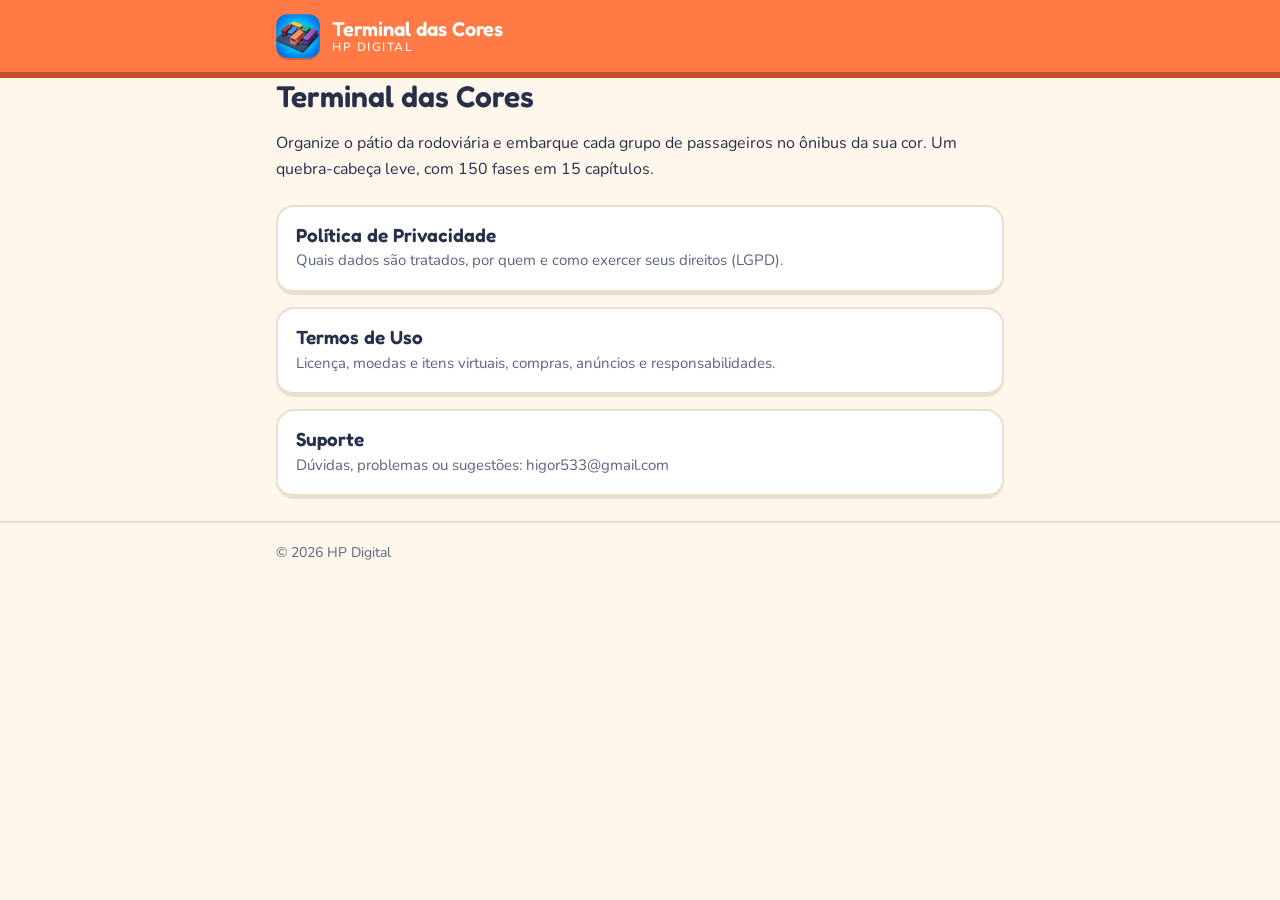
<file: index.html>
<!doctype html>
<html lang="pt-BR">
<head>
<meta charset="utf-8">
<meta name="viewport" content="width=device-width, initial-scale=1">
<title>Terminal das Cores</title>
<meta name="description" content="Terminal das Cores, jogo de quebra-cabeça de ônibus da HP Digital: política de privacidade, termos de uso e suporte.">
<meta name="color-scheme" content="light dark">
<link rel="icon" href="icon.png">
<link rel="preconnect" href="https://fonts.googleapis.com">
<link rel="preconnect" href="https://fonts.gstatic.com" crossorigin>
<link href="https://fonts.googleapis.com/css2?family=Fredoka:wght@600&family=Nunito:wght@400;700&display=swap" rel="stylesheet">
<link rel="stylesheet" href="style.css">
</head>
<body>
<header class="top">
  <div class="wrap">
    <img src="icon.png" alt="" width="44" height="44">
    <a class="brand" href="./">Terminal das Cores<small>HP Digital</small></a>
  </div>
</header>

<main class="wrap">
  <h1>Terminal das Cores</h1>
  <p>Organize o pátio da rodoviária e embarque cada grupo de passageiros no ônibus da sua cor. Um quebra-cabeça leve, com 150 fases em 15 capítulos.</p>

  <div class="links">
    <a href="privacidade/"><strong>Política de Privacidade</strong><span>Quais dados são tratados, por quem e como exercer seus direitos (LGPD).</span></a>
    <a href="termos/"><strong>Termos de Uso</strong><span>Licença, moedas e itens virtuais, compras, anúncios e responsabilidades.</span></a>
    <a href="mailto:higor533@gmail.com?subject=Suporte%20-%20Terminal%20das%20Cores"><strong>Suporte</strong><span>Dúvidas, problemas ou sugestões: higor533@gmail.com</span></a>
  </div>
</main>

<footer>
  <div class="wrap">© 2026 HP Digital</div>
</footer>
</body>
</html>
</file>
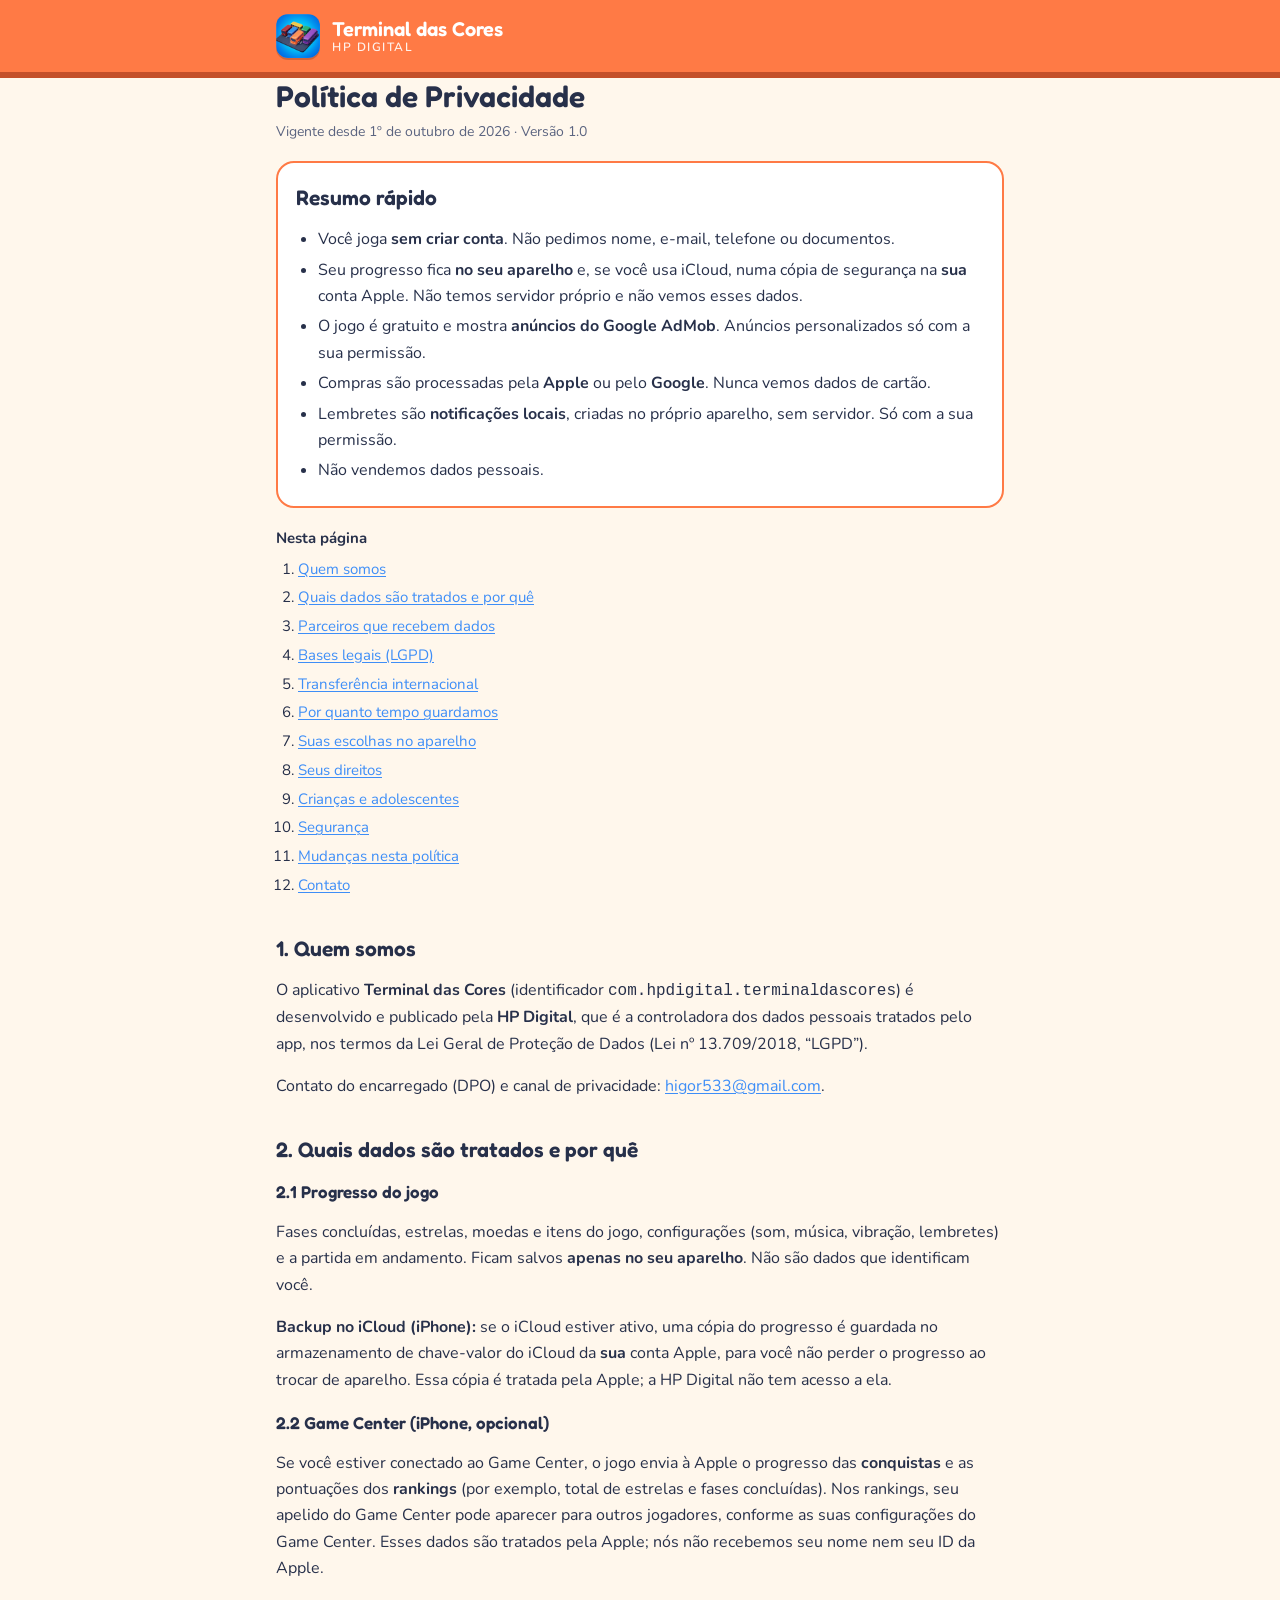
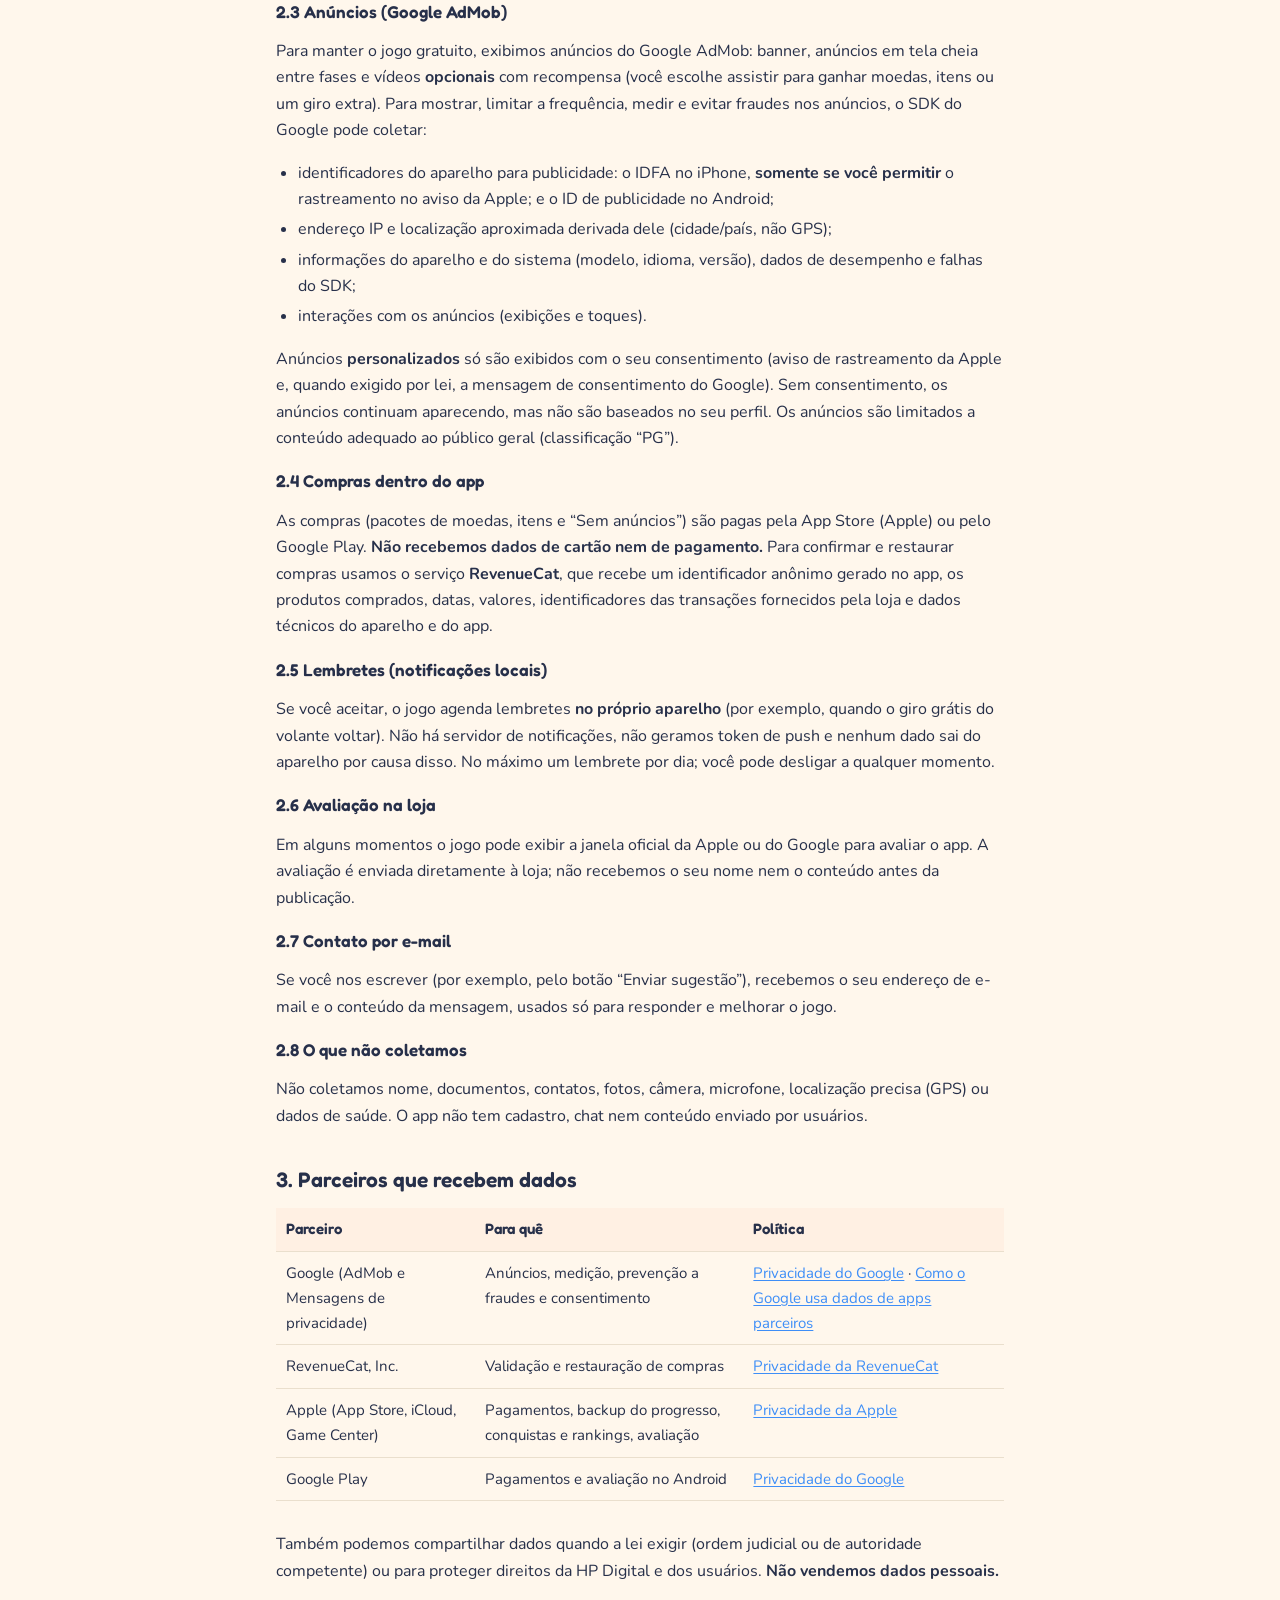
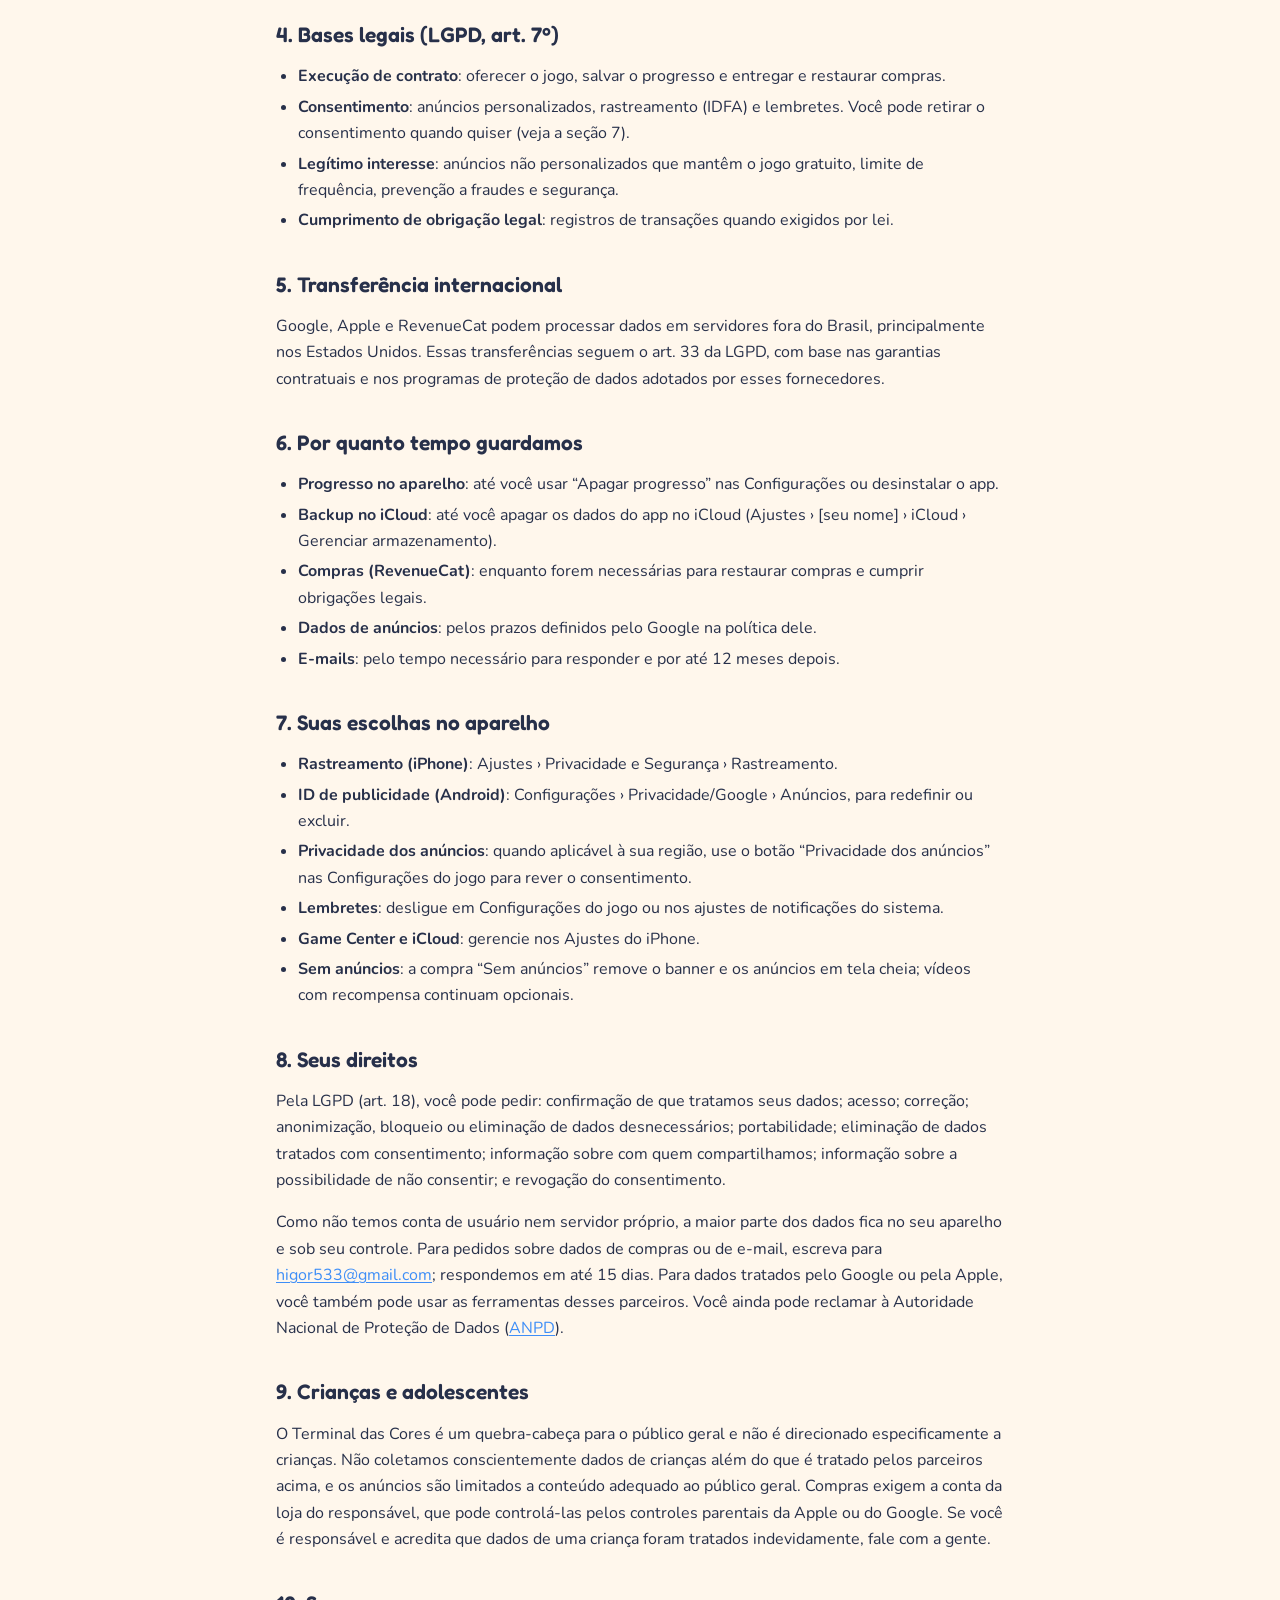
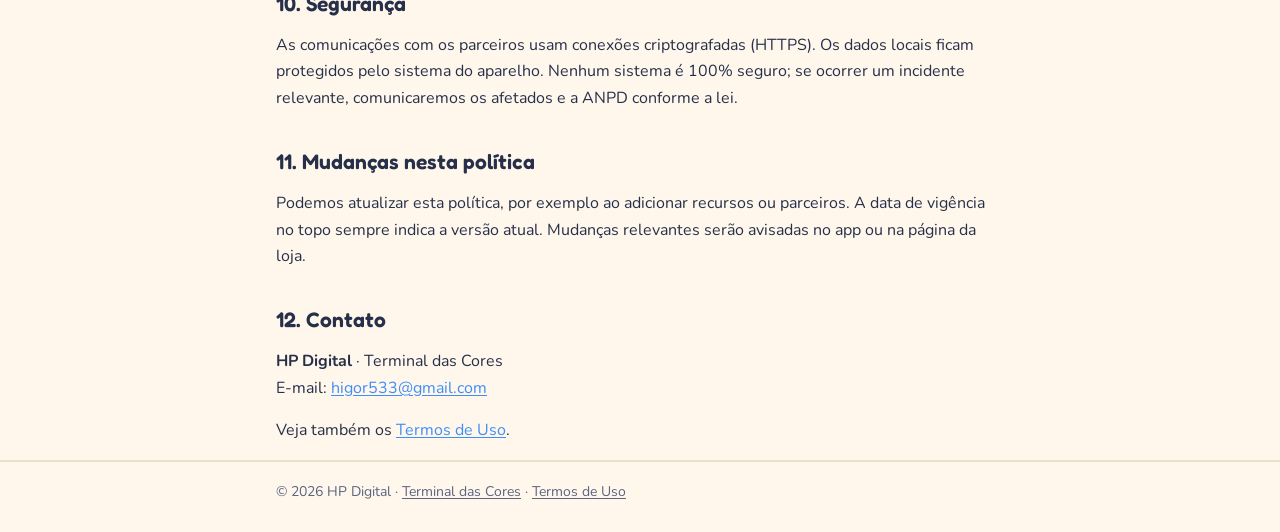
<file: privacidade/index.html>
<!doctype html>
<html lang="pt-BR">
<head>
<meta charset="utf-8">
<meta name="viewport" content="width=device-width, initial-scale=1">
<title>Política de Privacidade · Terminal das Cores</title>
<meta name="description" content="Como o jogo Terminal das Cores trata os seus dados: o que é coletado, por quem, para quê e como exercer seus direitos (LGPD).">
<meta name="color-scheme" content="light dark">
<link rel="icon" href="../icon.png">
<link rel="preconnect" href="https://fonts.googleapis.com">
<link rel="preconnect" href="https://fonts.gstatic.com" crossorigin>
<link href="https://fonts.googleapis.com/css2?family=Fredoka:wght@600&family=Nunito:wght@400;700&display=swap" rel="stylesheet">
<link rel="stylesheet" href="../style.css">
</head>
<body>
<header class="top">
  <div class="wrap">
    <img src="../icon.png" alt="" width="44" height="44">
    <a class="brand" href="../">Terminal das Cores<small>HP Digital</small></a>
  </div>
</header>

<main class="wrap">
  <h1>Política de Privacidade</h1>
  <p class="meta">Vigente desde 1º de outubro de 2026 · Versão 1.0</p>

  <div class="card summary">
    <h2>Resumo rápido</h2>
    <ul>
      <li>Você joga <strong>sem criar conta</strong>. Não pedimos nome, e-mail, telefone ou documentos.</li>
      <li>Seu progresso fica <strong>no seu aparelho</strong> e, se você usa iCloud, numa cópia de segurança na <strong>sua</strong> conta Apple. Não temos servidor próprio e não vemos esses dados.</li>
      <li>O jogo é gratuito e mostra <strong>anúncios do Google AdMob</strong>. Anúncios personalizados só com a sua permissão.</li>
      <li>Compras são processadas pela <strong>Apple</strong> ou pelo <strong>Google</strong>. Nunca vemos dados de cartão.</li>
      <li>Lembretes são <strong>notificações locais</strong>, criadas no próprio aparelho, sem servidor. Só com a sua permissão.</li>
      <li>Não vendemos dados pessoais.</li>
    </ul>
  </div>

  <nav class="toc" aria-label="Sumário">
    <strong>Nesta página</strong>
    <ol>
      <li><a href="#quem-somos">Quem somos</a></li>
      <li><a href="#dados">Quais dados são tratados e por quê</a></li>
      <li><a href="#terceiros">Parceiros que recebem dados</a></li>
      <li><a href="#bases">Bases legais (LGPD)</a></li>
      <li><a href="#internacional">Transferência internacional</a></li>
      <li><a href="#retencao">Por quanto tempo guardamos</a></li>
      <li><a href="#escolhas">Suas escolhas no aparelho</a></li>
      <li><a href="#direitos">Seus direitos</a></li>
      <li><a href="#criancas">Crianças e adolescentes</a></li>
      <li><a href="#seguranca">Segurança</a></li>
      <li><a href="#mudancas">Mudanças nesta política</a></li>
      <li><a href="#contato">Contato</a></li>
    </ol>
  </nav>

  <h2 id="quem-somos">1. Quem somos</h2>
  <p>O aplicativo <strong>Terminal das Cores</strong> (identificador <code>com.hpdigital.terminaldascores</code>) é desenvolvido e publicado pela <strong>HP Digital</strong>, que é a controladora dos dados pessoais tratados pelo app, nos termos da Lei Geral de Proteção de Dados (Lei nº 13.709/2018, “LGPD”).</p>
  <p>Contato do encarregado (DPO) e canal de privacidade: <a href="mailto:higor533@gmail.com?subject=Privacidade%20-%20Terminal%20das%20Cores">higor533@gmail.com</a>.</p>

  <h2 id="dados">2. Quais dados são tratados e por quê</h2>

  <h3>2.1 Progresso do jogo</h3>
  <p>Fases concluídas, estrelas, moedas e itens do jogo, configurações (som, música, vibração, lembretes) e a partida em andamento. Ficam salvos <strong>apenas no seu aparelho</strong>. Não são dados que identificam você.</p>
  <p><strong>Backup no iCloud (iPhone):</strong> se o iCloud estiver ativo, uma cópia do progresso é guardada no armazenamento de chave-valor do iCloud da <strong>sua</strong> conta Apple, para você não perder o progresso ao trocar de aparelho. Essa cópia é tratada pela Apple; a HP Digital não tem acesso a ela.</p>

  <h3>2.2 Game Center (iPhone, opcional)</h3>
  <p>Se você estiver conectado ao Game Center, o jogo envia à Apple o progresso das <strong>conquistas</strong> e as pontuações dos <strong>rankings</strong> (por exemplo, total de estrelas e fases concluídas). Nos rankings, seu apelido do Game Center pode aparecer para outros jogadores, conforme as suas configurações do Game Center. Esses dados são tratados pela Apple; nós não recebemos seu nome nem seu ID da Apple.</p>

  <h3>2.3 Anúncios (Google AdMob)</h3>
  <p>Para manter o jogo gratuito, exibimos anúncios do Google AdMob: banner, anúncios em tela cheia entre fases e vídeos <strong>opcionais</strong> com recompensa (você escolhe assistir para ganhar moedas, itens ou um giro extra). Para mostrar, limitar a frequência, medir e evitar fraudes nos anúncios, o SDK do Google pode coletar:</p>
  <ul>
    <li>identificadores do aparelho para publicidade: o IDFA no iPhone, <strong>somente se você permitir</strong> o rastreamento no aviso da Apple; e o ID de publicidade no Android;</li>
    <li>endereço IP e localização aproximada derivada dele (cidade/país, não GPS);</li>
    <li>informações do aparelho e do sistema (modelo, idioma, versão), dados de desempenho e falhas do SDK;</li>
    <li>interações com os anúncios (exibições e toques).</li>
  </ul>
  <p>Anúncios <strong>personalizados</strong> só são exibidos com o seu consentimento (aviso de rastreamento da Apple e, quando exigido por lei, a mensagem de consentimento do Google). Sem consentimento, os anúncios continuam aparecendo, mas não são baseados no seu perfil. Os anúncios são limitados a conteúdo adequado ao público geral (classificação “PG”).</p>

  <h3>2.4 Compras dentro do app</h3>
  <p>As compras (pacotes de moedas, itens e “Sem anúncios”) são pagas pela App Store (Apple) ou pelo Google Play. <strong>Não recebemos dados de cartão nem de pagamento.</strong> Para confirmar e restaurar compras usamos o serviço <strong>RevenueCat</strong>, que recebe um identificador anônimo gerado no app, os produtos comprados, datas, valores, identificadores das transações fornecidos pela loja e dados técnicos do aparelho e do app.</p>

  <h3>2.5 Lembretes (notificações locais)</h3>
  <p>Se você aceitar, o jogo agenda lembretes <strong>no próprio aparelho</strong> (por exemplo, quando o giro grátis do volante voltar). Não há servidor de notificações, não geramos token de push e nenhum dado sai do aparelho por causa disso. No máximo um lembrete por dia; você pode desligar a qualquer momento.</p>

  <h3>2.6 Avaliação na loja</h3>
  <p>Em alguns momentos o jogo pode exibir a janela oficial da Apple ou do Google para avaliar o app. A avaliação é enviada diretamente à loja; não recebemos o seu nome nem o conteúdo antes da publicação.</p>

  <h3>2.7 Contato por e-mail</h3>
  <p>Se você nos escrever (por exemplo, pelo botão “Enviar sugestão”), recebemos o seu endereço de e-mail e o conteúdo da mensagem, usados só para responder e melhorar o jogo.</p>

  <h3>2.8 O que não coletamos</h3>
  <p>Não coletamos nome, documentos, contatos, fotos, câmera, microfone, localização precisa (GPS) ou dados de saúde. O app não tem cadastro, chat nem conteúdo enviado por usuários.</p>

  <h2 id="terceiros">3. Parceiros que recebem dados</h2>
  <div class="table-scroll">
  <table class="stack">
    <thead><tr><th>Parceiro</th><th>Para quê</th><th>Política</th></tr></thead>
    <tbody>
      <tr><td data-label="Parceiro">Google (AdMob e Mensagens de privacidade)</td><td data-label="Para quê">Anúncios, medição, prevenção a fraudes e consentimento</td><td data-label="Política"><a href="https://policies.google.com/privacy?hl=pt-BR" rel="noopener">Privacidade do Google</a> · <a href="https://policies.google.com/technologies/partner-sites?hl=pt-BR" rel="noopener">Como o Google usa dados de apps parceiros</a></td></tr>
      <tr><td data-label="Parceiro">RevenueCat, Inc.</td><td data-label="Para quê">Validação e restauração de compras</td><td data-label="Política"><a href="https://www.revenuecat.com/privacy" rel="noopener">Privacidade da RevenueCat</a></td></tr>
      <tr><td data-label="Parceiro">Apple (App Store, iCloud, Game Center)</td><td data-label="Para quê">Pagamentos, backup do progresso, conquistas e rankings, avaliação</td><td data-label="Política"><a href="https://www.apple.com/br/legal/privacy/" rel="noopener">Privacidade da Apple</a></td></tr>
      <tr><td data-label="Parceiro">Google Play</td><td data-label="Para quê">Pagamentos e avaliação no Android</td><td data-label="Política"><a href="https://policies.google.com/privacy?hl=pt-BR" rel="noopener">Privacidade do Google</a></td></tr>
    </tbody>
  </table>
  </div>
  <p>Também podemos compartilhar dados quando a lei exigir (ordem judicial ou de autoridade competente) ou para proteger direitos da HP Digital e dos usuários. <strong>Não vendemos dados pessoais.</strong></p>

  <h2 id="bases">4. Bases legais (LGPD, art. 7º)</h2>
  <ul>
    <li><strong>Execução de contrato</strong>: oferecer o jogo, salvar o progresso e entregar e restaurar compras.</li>
    <li><strong>Consentimento</strong>: anúncios personalizados, rastreamento (IDFA) e lembretes. Você pode retirar o consentimento quando quiser (veja a seção 7).</li>
    <li><strong>Legítimo interesse</strong>: anúncios não personalizados que mantêm o jogo gratuito, limite de frequência, prevenção a fraudes e segurança.</li>
    <li><strong>Cumprimento de obrigação legal</strong>: registros de transações quando exigidos por lei.</li>
  </ul>

  <h2 id="internacional">5. Transferência internacional</h2>
  <p>Google, Apple e RevenueCat podem processar dados em servidores fora do Brasil, principalmente nos Estados Unidos. Essas transferências seguem o art. 33 da LGPD, com base nas garantias contratuais e nos programas de proteção de dados adotados por esses fornecedores.</p>

  <h2 id="retencao">6. Por quanto tempo guardamos</h2>
  <ul>
    <li><strong>Progresso no aparelho</strong>: até você usar “Apagar progresso” nas Configurações ou desinstalar o app.</li>
    <li><strong>Backup no iCloud</strong>: até você apagar os dados do app no iCloud (Ajustes › [seu nome] › iCloud › Gerenciar armazenamento).</li>
    <li><strong>Compras (RevenueCat)</strong>: enquanto forem necessárias para restaurar compras e cumprir obrigações legais.</li>
    <li><strong>Dados de anúncios</strong>: pelos prazos definidos pelo Google na política dele.</li>
    <li><strong>E-mails</strong>: pelo tempo necessário para responder e por até 12 meses depois.</li>
  </ul>

  <h2 id="escolhas">7. Suas escolhas no aparelho</h2>
  <ul>
    <li><strong>Rastreamento (iPhone)</strong>: Ajustes › Privacidade e Segurança › Rastreamento.</li>
    <li><strong>ID de publicidade (Android)</strong>: Configurações › Privacidade/Google › Anúncios, para redefinir ou excluir.</li>
    <li><strong>Privacidade dos anúncios</strong>: quando aplicável à sua região, use o botão “Privacidade dos anúncios” nas Configurações do jogo para rever o consentimento.</li>
    <li><strong>Lembretes</strong>: desligue em Configurações do jogo ou nos ajustes de notificações do sistema.</li>
    <li><strong>Game Center e iCloud</strong>: gerencie nos Ajustes do iPhone.</li>
    <li><strong>Sem anúncios</strong>: a compra “Sem anúncios” remove o banner e os anúncios em tela cheia; vídeos com recompensa continuam opcionais.</li>
  </ul>

  <h2 id="direitos">8. Seus direitos</h2>
  <p>Pela LGPD (art. 18), você pode pedir: confirmação de que tratamos seus dados; acesso; correção; anonimização, bloqueio ou eliminação de dados desnecessários; portabilidade; eliminação de dados tratados com consentimento; informação sobre com quem compartilhamos; informação sobre a possibilidade de não consentir; e revogação do consentimento.</p>
  <p>Como não temos conta de usuário nem servidor próprio, a maior parte dos dados fica no seu aparelho e sob seu controle. Para pedidos sobre dados de compras ou de e-mail, escreva para <a href="mailto:higor533@gmail.com?subject=Direitos%20LGPD%20-%20Terminal%20das%20Cores">higor533@gmail.com</a>; respondemos em até 15 dias. Para dados tratados pelo Google ou pela Apple, você também pode usar as ferramentas desses parceiros. Você ainda pode reclamar à Autoridade Nacional de Proteção de Dados (<a href="https://www.gov.br/anpd" rel="noopener">ANPD</a>).</p>

  <h2 id="criancas">9. Crianças e adolescentes</h2>
  <p>O Terminal das Cores é um quebra-cabeça para o público geral e não é direcionado especificamente a crianças. Não coletamos conscientemente dados de crianças além do que é tratado pelos parceiros acima, e os anúncios são limitados a conteúdo adequado ao público geral. Compras exigem a conta da loja do responsável, que pode controlá-las pelos controles parentais da Apple ou do Google. Se você é responsável e acredita que dados de uma criança foram tratados indevidamente, fale com a gente.</p>

  <h2 id="seguranca">10. Segurança</h2>
  <p>As comunicações com os parceiros usam conexões criptografadas (HTTPS). Os dados locais ficam protegidos pelo sistema do aparelho. Nenhum sistema é 100% seguro; se ocorrer um incidente relevante, comunicaremos os afetados e a ANPD conforme a lei.</p>

  <h2 id="mudancas">11. Mudanças nesta política</h2>
  <p>Podemos atualizar esta política, por exemplo ao adicionar recursos ou parceiros. A data de vigência no topo sempre indica a versão atual. Mudanças relevantes serão avisadas no app ou na página da loja.</p>

  <h2 id="contato">12. Contato</h2>
  <p><strong>HP Digital</strong> · Terminal das Cores<br>
  E-mail: <a href="mailto:higor533@gmail.com?subject=Privacidade%20-%20Terminal%20das%20Cores">higor533@gmail.com</a></p>
  <p>Veja também os <a href="../termos/">Termos de Uso</a>.</p>
</main>

<footer>
  <div class="wrap">© 2026 HP Digital · <a href="../">Terminal das Cores</a> · <a href="../termos/">Termos de Uso</a></div>
</footer>
</body>
</html>
</file>
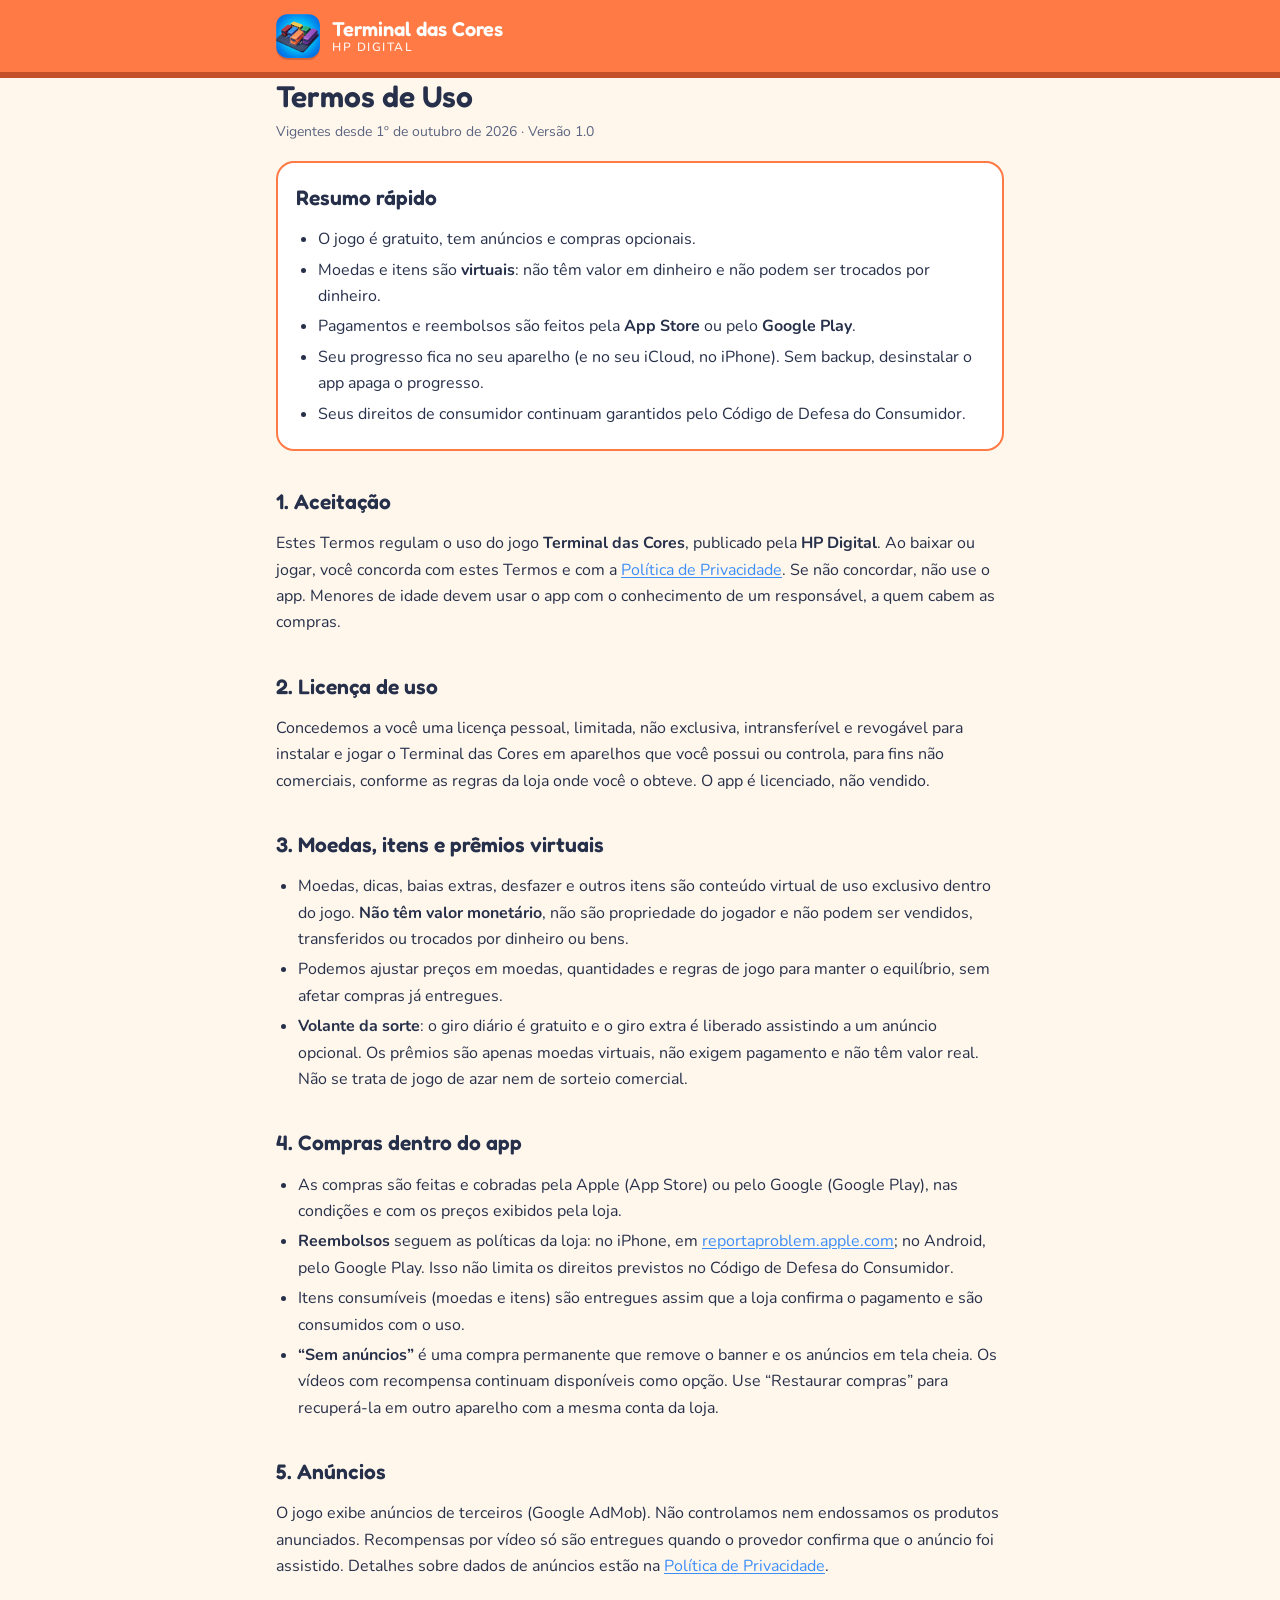
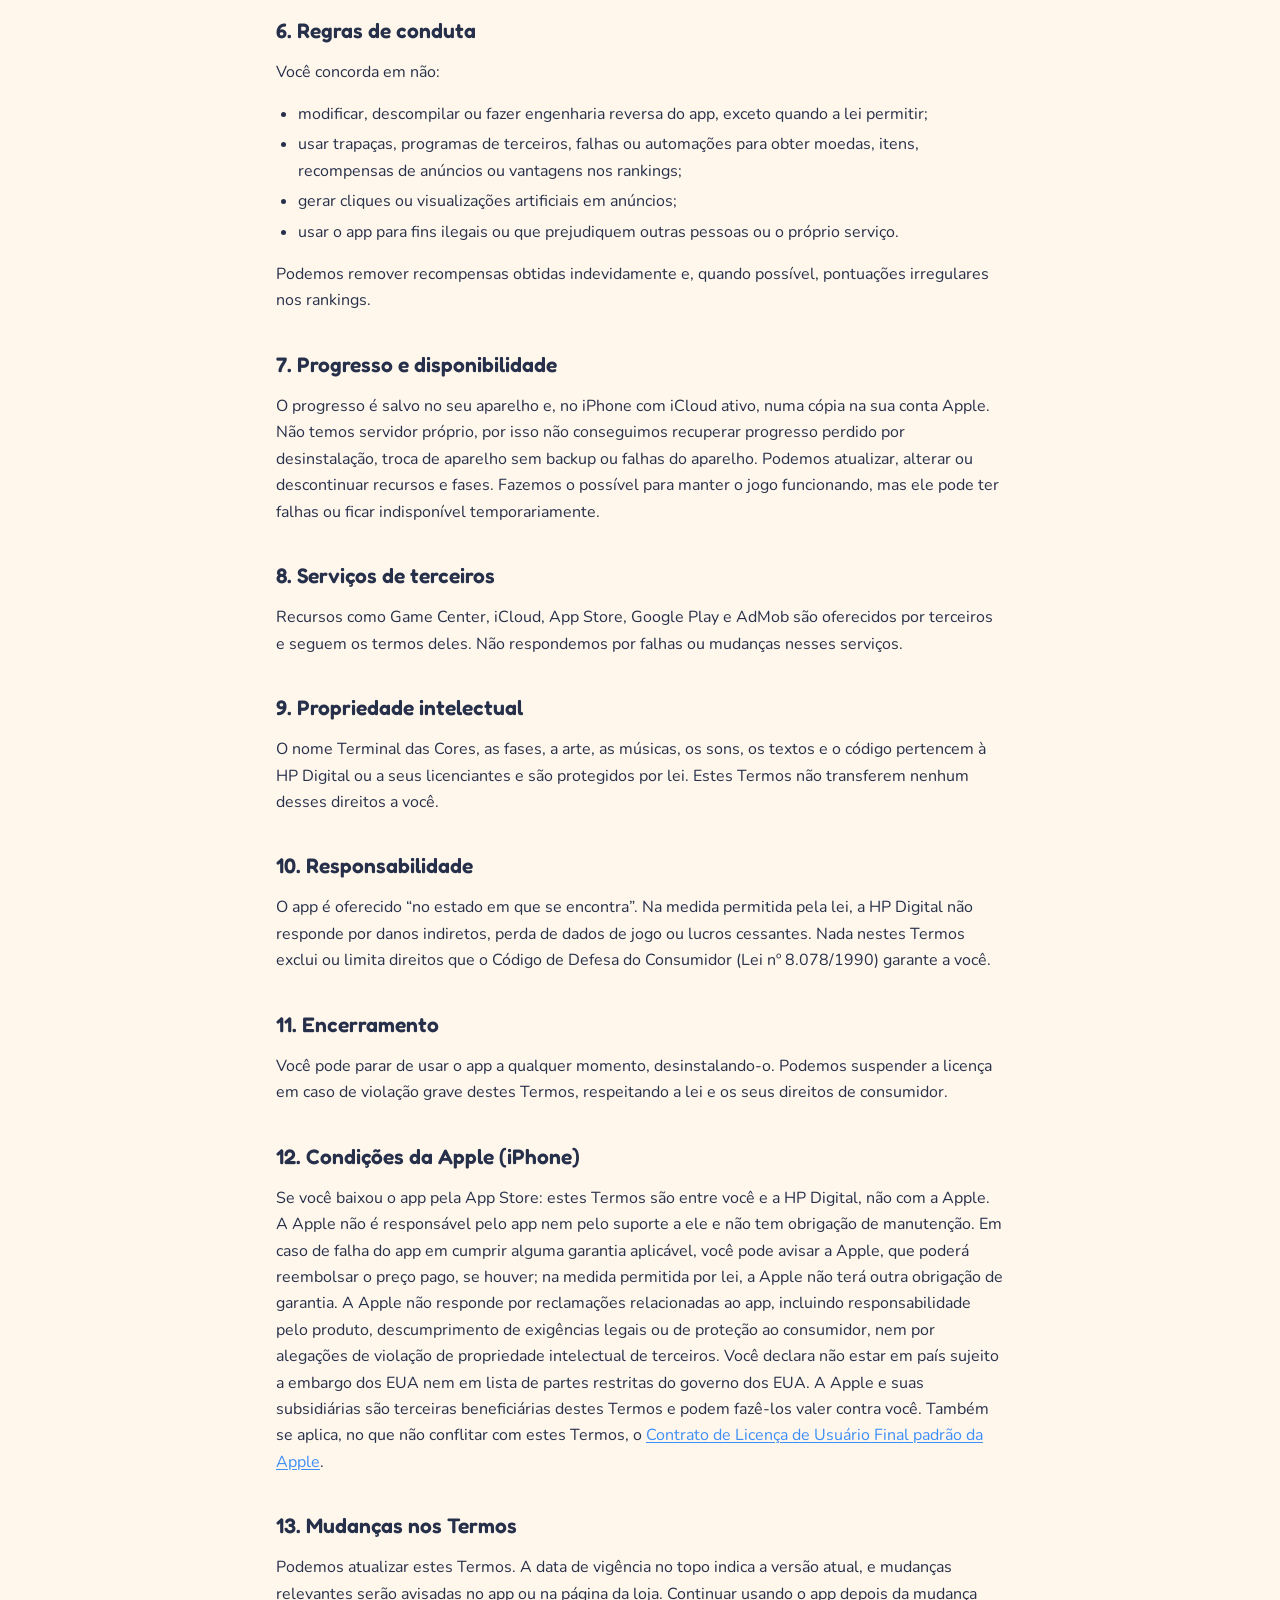
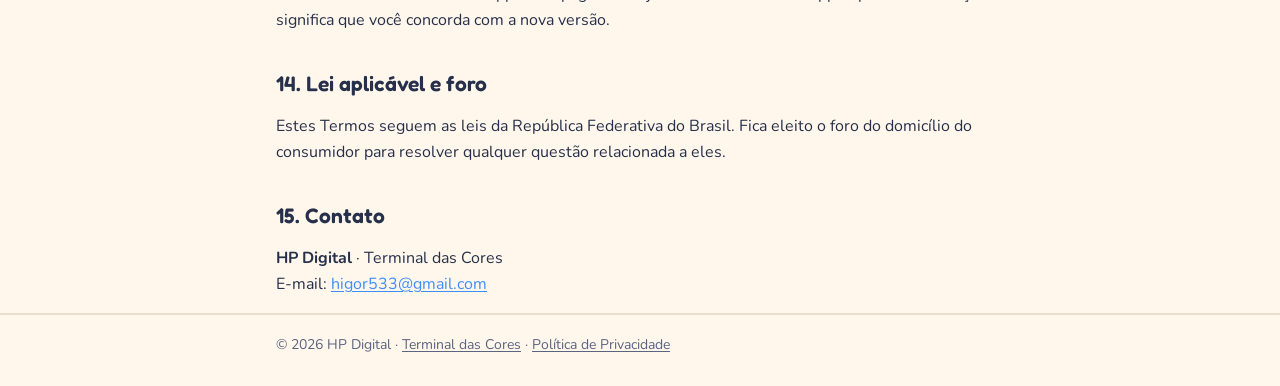
<file: termos/index.html>
<!doctype html>
<html lang="pt-BR">
<head>
<meta charset="utf-8">
<meta name="viewport" content="width=device-width, initial-scale=1">
<title>Termos de Uso · Terminal das Cores</title>
<meta name="description" content="Regras de uso do jogo Terminal das Cores: licença, moedas e itens virtuais, compras, anúncios e responsabilidades.">
<meta name="color-scheme" content="light dark">
<link rel="icon" href="../icon.png">
<link rel="preconnect" href="https://fonts.googleapis.com">
<link rel="preconnect" href="https://fonts.gstatic.com" crossorigin>
<link href="https://fonts.googleapis.com/css2?family=Fredoka:wght@600&family=Nunito:wght@400;700&display=swap" rel="stylesheet">
<link rel="stylesheet" href="../style.css">
</head>
<body>
<header class="top">
  <div class="wrap">
    <img src="../icon.png" alt="" width="44" height="44">
    <a class="brand" href="../">Terminal das Cores<small>HP Digital</small></a>
  </div>
</header>

<main class="wrap">
  <h1>Termos de Uso</h1>
  <p class="meta">Vigentes desde 1º de outubro de 2026 · Versão 1.0</p>

  <div class="card summary">
    <h2>Resumo rápido</h2>
    <ul>
      <li>O jogo é gratuito, tem anúncios e compras opcionais.</li>
      <li>Moedas e itens são <strong>virtuais</strong>: não têm valor em dinheiro e não podem ser trocados por dinheiro.</li>
      <li>Pagamentos e reembolsos são feitos pela <strong>App Store</strong> ou pelo <strong>Google Play</strong>.</li>
      <li>Seu progresso fica no seu aparelho (e no seu iCloud, no iPhone). Sem backup, desinstalar o app apaga o progresso.</li>
      <li>Seus direitos de consumidor continuam garantidos pelo Código de Defesa do Consumidor.</li>
    </ul>
  </div>

  <h2>1. Aceitação</h2>
  <p>Estes Termos regulam o uso do jogo <strong>Terminal das Cores</strong>, publicado pela <strong>HP Digital</strong>. Ao baixar ou jogar, você concorda com estes Termos e com a <a href="../privacidade/">Política de Privacidade</a>. Se não concordar, não use o app. Menores de idade devem usar o app com o conhecimento de um responsável, a quem cabem as compras.</p>

  <h2>2. Licença de uso</h2>
  <p>Concedemos a você uma licença pessoal, limitada, não exclusiva, intransferível e revogável para instalar e jogar o Terminal das Cores em aparelhos que você possui ou controla, para fins não comerciais, conforme as regras da loja onde você o obteve. O app é licenciado, não vendido.</p>

  <h2>3. Moedas, itens e prêmios virtuais</h2>
  <ul>
    <li>Moedas, dicas, baias extras, desfazer e outros itens são conteúdo virtual de uso exclusivo dentro do jogo. <strong>Não têm valor monetário</strong>, não são propriedade do jogador e não podem ser vendidos, transferidos ou trocados por dinheiro ou bens.</li>
    <li>Podemos ajustar preços em moedas, quantidades e regras de jogo para manter o equilíbrio, sem afetar compras já entregues.</li>
    <li><strong>Volante da sorte</strong>: o giro diário é gratuito e o giro extra é liberado assistindo a um anúncio opcional. Os prêmios são apenas moedas virtuais, não exigem pagamento e não têm valor real. Não se trata de jogo de azar nem de sorteio comercial.</li>
  </ul>

  <h2>4. Compras dentro do app</h2>
  <ul>
    <li>As compras são feitas e cobradas pela Apple (App Store) ou pelo Google (Google Play), nas condições e com os preços exibidos pela loja.</li>
    <li><strong>Reembolsos</strong> seguem as políticas da loja: no iPhone, em <a href="https://reportaproblem.apple.com" rel="noopener">reportaproblem.apple.com</a>; no Android, pelo Google Play. Isso não limita os direitos previstos no Código de Defesa do Consumidor.</li>
    <li>Itens consumíveis (moedas e itens) são entregues assim que a loja confirma o pagamento e são consumidos com o uso.</li>
    <li><strong>“Sem anúncios”</strong> é uma compra permanente que remove o banner e os anúncios em tela cheia. Os vídeos com recompensa continuam disponíveis como opção. Use “Restaurar compras” para recuperá-la em outro aparelho com a mesma conta da loja.</li>
  </ul>

  <h2>5. Anúncios</h2>
  <p>O jogo exibe anúncios de terceiros (Google AdMob). Não controlamos nem endossamos os produtos anunciados. Recompensas por vídeo só são entregues quando o provedor confirma que o anúncio foi assistido. Detalhes sobre dados de anúncios estão na <a href="../privacidade/">Política de Privacidade</a>.</p>

  <h2>6. Regras de conduta</h2>
  <p>Você concorda em não:</p>
  <ul>
    <li>modificar, descompilar ou fazer engenharia reversa do app, exceto quando a lei permitir;</li>
    <li>usar trapaças, programas de terceiros, falhas ou automações para obter moedas, itens, recompensas de anúncios ou vantagens nos rankings;</li>
    <li>gerar cliques ou visualizações artificiais em anúncios;</li>
    <li>usar o app para fins ilegais ou que prejudiquem outras pessoas ou o próprio serviço.</li>
  </ul>
  <p>Podemos remover recompensas obtidas indevidamente e, quando possível, pontuações irregulares nos rankings.</p>

  <h2>7. Progresso e disponibilidade</h2>
  <p>O progresso é salvo no seu aparelho e, no iPhone com iCloud ativo, numa cópia na sua conta Apple. Não temos servidor próprio, por isso não conseguimos recuperar progresso perdido por desinstalação, troca de aparelho sem backup ou falhas do aparelho. Podemos atualizar, alterar ou descontinuar recursos e fases. Fazemos o possível para manter o jogo funcionando, mas ele pode ter falhas ou ficar indisponível temporariamente.</p>

  <h2>8. Serviços de terceiros</h2>
  <p>Recursos como Game Center, iCloud, App Store, Google Play e AdMob são oferecidos por terceiros e seguem os termos deles. Não respondemos por falhas ou mudanças nesses serviços.</p>

  <h2>9. Propriedade intelectual</h2>
  <p>O nome Terminal das Cores, as fases, a arte, as músicas, os sons, os textos e o código pertencem à HP Digital ou a seus licenciantes e são protegidos por lei. Estes Termos não transferem nenhum desses direitos a você.</p>

  <h2>10. Responsabilidade</h2>
  <p>O app é oferecido “no estado em que se encontra”. Na medida permitida pela lei, a HP Digital não responde por danos indiretos, perda de dados de jogo ou lucros cessantes. Nada nestes Termos exclui ou limita direitos que o Código de Defesa do Consumidor (Lei nº 8.078/1990) garante a você.</p>

  <h2>11. Encerramento</h2>
  <p>Você pode parar de usar o app a qualquer momento, desinstalando-o. Podemos suspender a licença em caso de violação grave destes Termos, respeitando a lei e os seus direitos de consumidor.</p>

  <h2>12. Condições da Apple (iPhone)</h2>
  <p>Se você baixou o app pela App Store: estes Termos são entre você e a HP Digital, não com a Apple. A Apple não é responsável pelo app nem pelo suporte a ele e não tem obrigação de manutenção. Em caso de falha do app em cumprir alguma garantia aplicável, você pode avisar a Apple, que poderá reembolsar o preço pago, se houver; na medida permitida por lei, a Apple não terá outra obrigação de garantia. A Apple não responde por reclamações relacionadas ao app, incluindo responsabilidade pelo produto, descumprimento de exigências legais ou de proteção ao consumidor, nem por alegações de violação de propriedade intelectual de terceiros. Você declara não estar em país sujeito a embargo dos EUA nem em lista de partes restritas do governo dos EUA. A Apple e suas subsidiárias são terceiras beneficiárias destes Termos e podem fazê-los valer contra você. Também se aplica, no que não conflitar com estes Termos, o <a href="https://www.apple.com/legal/internet-services/itunes/dev/stdeula/" rel="noopener">Contrato de Licença de Usuário Final padrão da Apple</a>.</p>

  <h2>13. Mudanças nos Termos</h2>
  <p>Podemos atualizar estes Termos. A data de vigência no topo indica a versão atual, e mudanças relevantes serão avisadas no app ou na página da loja. Continuar usando o app depois da mudança significa que você concorda com a nova versão.</p>

  <h2>14. Lei aplicável e foro</h2>
  <p>Estes Termos seguem as leis da República Federativa do Brasil. Fica eleito o foro do domicílio do consumidor para resolver qualquer questão relacionada a eles.</p>

  <h2>15. Contato</h2>
  <p><strong>HP Digital</strong> · Terminal das Cores<br>
  E-mail: <a href="mailto:higor533@gmail.com?subject=Suporte%20-%20Terminal%20das%20Cores">higor533@gmail.com</a></p>
</main>

<footer>
  <div class="wrap">© 2026 HP Digital · <a href="../">Terminal das Cores</a> · <a href="../privacidade/">Política de Privacidade</a></div>
</footer>
</body>
</html>
</file>
<file: style.css>
:root {
  --bg: #fff7ec;
  --card: #ffffff;
  --ink: #27304a;
  --ink-soft: #5b6480;
  --line: #eadfcd;
  --accent: #ff7a45;
  --accent-ink: #c4502a;
  --blue: #3e8ef7;
  --chip: #fff0e3;
}
@media (prefers-color-scheme: dark) {
  :root:not([data-theme='light']) {
    --bg: #161b2b;
    --card: #20273b;
    --ink: #f3eee6;
    --ink-soft: #b4bbd0;
    --line: #333c57;
    --accent: #ff8a5c;
    --accent-ink: #ffb08f;
    --blue: #7fb3ff;
    --chip: #2b2f45;
  }
}

* { box-sizing: border-box; }
html { -webkit-text-size-adjust: 100%; }
body {
  margin: 0;
  background: var(--bg);
  color: var(--ink);
  font: 16px/1.65 'Nunito', system-ui, -apple-system, 'Segoe UI', Roboto, sans-serif;
}
a { color: var(--blue); text-underline-offset: 2px; }
a:hover { text-decoration-thickness: 2px; }

.wrap { max-width: 760px; margin: 0 auto; padding: 0 16px; }

header.top {
  background: var(--accent);
  color: #fff;
  border-bottom: 6px solid var(--accent-ink);
}
header.top .wrap { display: flex; align-items: center; gap: 12px; padding-top: 14px; padding-bottom: 14px; }
header.top img { width: 44px; height: 44px; border-radius: 12px; box-shadow: 0 2px 0 rgba(0, 0, 0, 0.18); }
header.top a.brand { color: #fff; text-decoration: none; font: 600 20px/1.1 'Fredoka', system-ui, sans-serif; }
header.top a.brand small { display: block; font: 600 12px/1.2 'Nunito', system-ui, sans-serif; letter-spacing: 1.5px; opacity: 0.9; text-transform: uppercase; }

main { padding: 28px 0 40px; }
h1, h2, h3 { font-family: 'Fredoka', system-ui, sans-serif; font-weight: 600; line-height: 1.2; }
h1 { font-size: 30px; margin: 0 0 6px; }
h2 { font-size: 21px; margin: 34px 0 8px; padding-top: 4px; }
h3 { font-size: 17px; margin: 20px 0 4px; }
.meta { color: var(--ink-soft); font-size: 14px; margin: 0 0 18px; }

.card {
  background: var(--card);
  border: 2px solid var(--line);
  border-radius: 18px;
  padding: 18px 18px 6px;
  margin: 18px 0;
}
.card.summary { border-color: var(--accent); }
.card h2 { margin-top: 0; }

ul { padding-left: 22px; }
li { margin: 4px 0; }

table { width: 100%; border-collapse: collapse; font-size: 15px; margin: 8px 0 14px; }
th, td { text-align: left; vertical-align: top; padding: 9px 10px; border-bottom: 1px solid var(--line); }
th { font-family: 'Fredoka', system-ui, sans-serif; font-weight: 600; background: var(--chip); }
.table-scroll { overflow-x: auto; -webkit-overflow-scrolling: touch; }
@media (max-width: 560px) {
  table.stack thead { display: none; }
  table.stack tr { display: block; border-bottom: 1px solid var(--line); padding: 6px 0; }
  table.stack td { display: block; border: 0; padding: 3px 4px; }
  table.stack td::before { content: attr(data-label); display: block; font-weight: 700; font-size: 12px; letter-spacing: 0.6px; text-transform: uppercase; color: var(--ink-soft); }
}

nav.toc { font-size: 15px; }
nav.toc ol { padding-left: 22px; margin: 6px 0 12px; }

.links { display: grid; gap: 12px; margin: 22px 0; }
.links a {
  display: block;
  background: var(--card);
  border: 2px solid var(--line);
  border-bottom-width: 5px;
  border-radius: 18px;
  padding: 16px 18px;
  color: var(--ink);
  text-decoration: none;
}
.links a strong { font: 600 19px/1.3 'Fredoka', system-ui, sans-serif; display: block; }
.links a span { color: var(--ink-soft); font-size: 15px; }
.links a:hover { border-color: var(--accent); }

footer { border-top: 2px solid var(--line); color: var(--ink-soft); font-size: 14px; padding: 18px 0 30px; }
footer a { color: inherit; }
</file>
